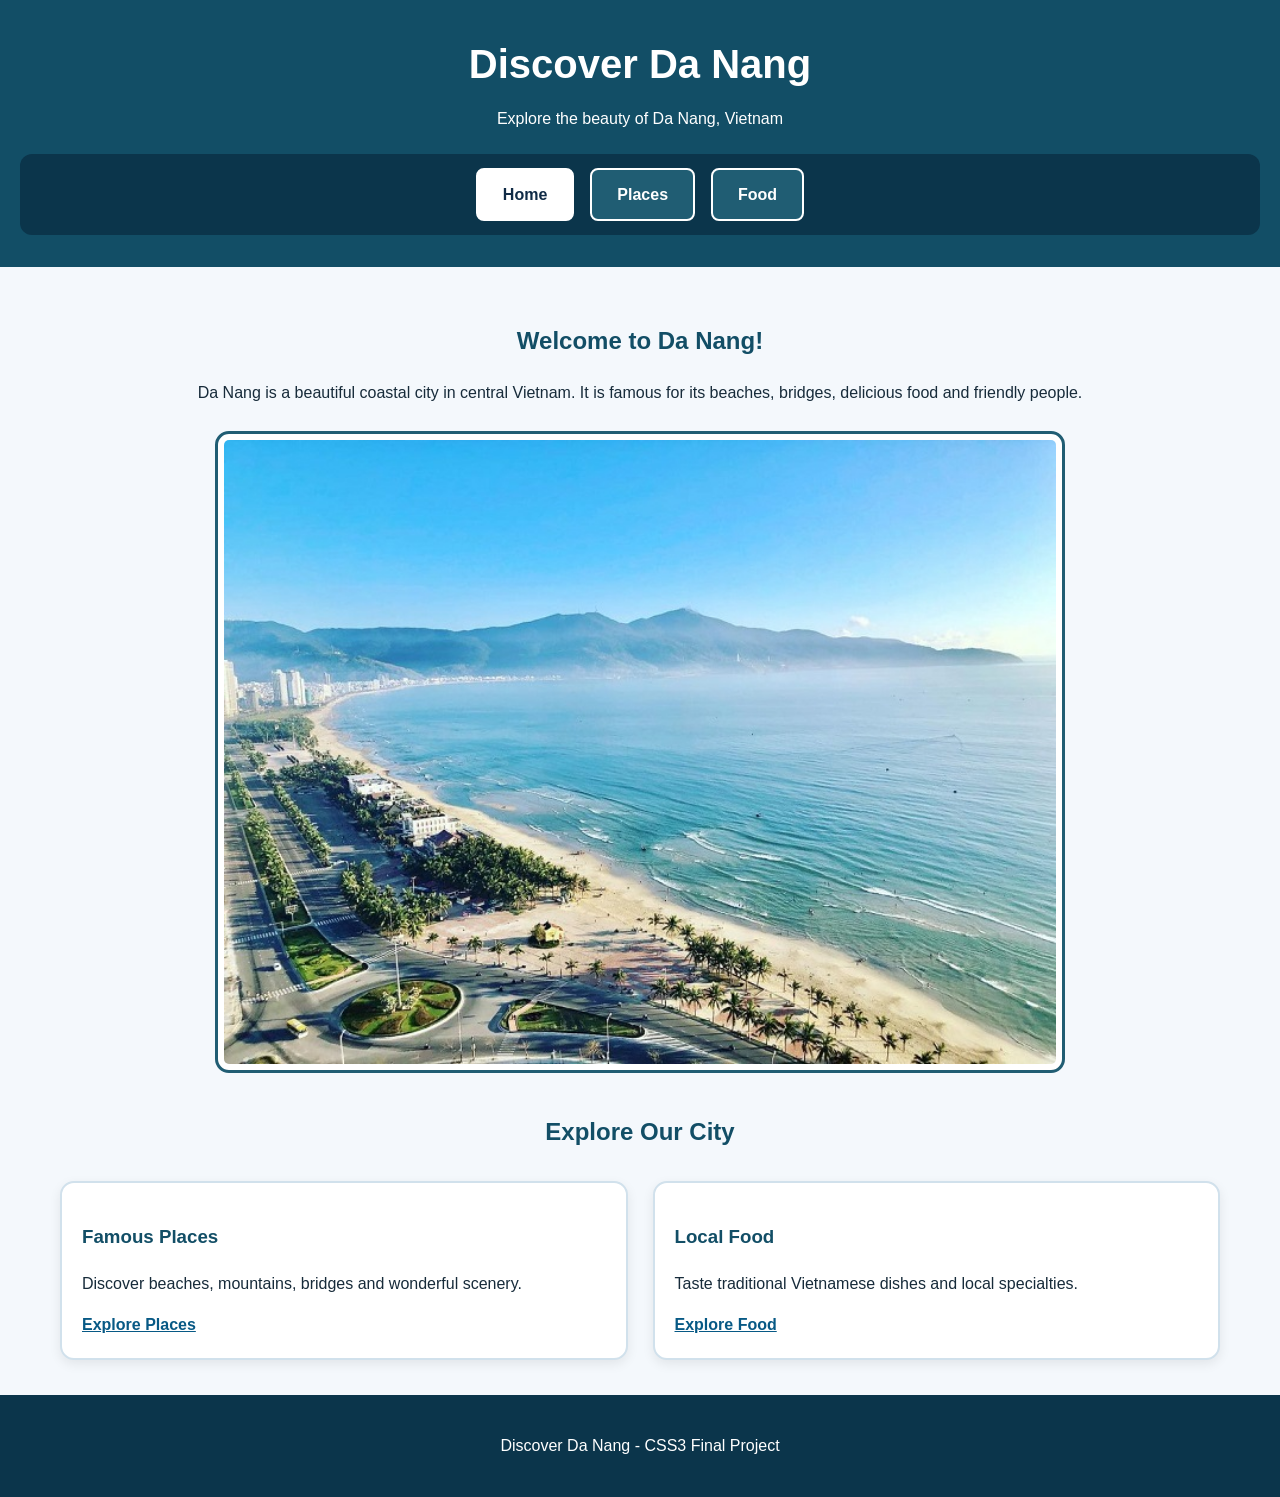
<file: CSS-Final-Project/index.html>
<!DOCTYPE html>
<html lang="en">
<head>
    <meta charset="UTF-8">
    <meta name="viewport" content="width=device-width, initial-scale=1.0">
    <title>Discover Da Nang - Home</title>
    <link rel="stylesheet" href="css/style.css">
</head>
<body>

    <a class="skip-link" href="#main-content">
        Skip to Main Content
    </a>

    <header>
        <h1>Discover Da Nang</h1>
        <p>Explore the beauty of Da Nang, Vietnam</p>

        <nav aria-label="Main navigation">
            <a href="index.html" aria-current="page">Home</a>
            <a href="places.html">Places</a>
            <a href="food.html">Food</a>
        </nav>
    </header>

    <main id="main-content">
        <section class="hero">
            <h2>Welcome to Da Nang!</h2>
            <p>
                Da Nang is a beautiful coastal city in
                central Vietnam. It is famous for its
                beaches, bridges, delicious food and
                friendly people.
            </p>

            <img src="images/danang-beach.jpg"
                 alt="Beautiful beach in Da Nang, Vietnam">
        </section>

        <section>
            <h2>Explore Our City</h2>

            <div class="home-grid">
                <article class="card">
                    <h3>Famous Places</h3>
                    <p>
                        Discover beaches, mountains,
                        bridges and wonderful scenery.
                    </p>
                    <a href="places.html">Explore Places</a>
                </article>

                <article class="card">
                    <h3>Local Food</h3>
                    <p>
                        Taste traditional Vietnamese
                        dishes and local specialties.
                    </p>
                    <a href="food.html">Explore Food</a>
                </article>
            </div>
        </section>
    </main>

    <footer>
        <p>Discover Da Nang - CSS3 Final Project</p>
    </footer>

</body>
</html>
</file>
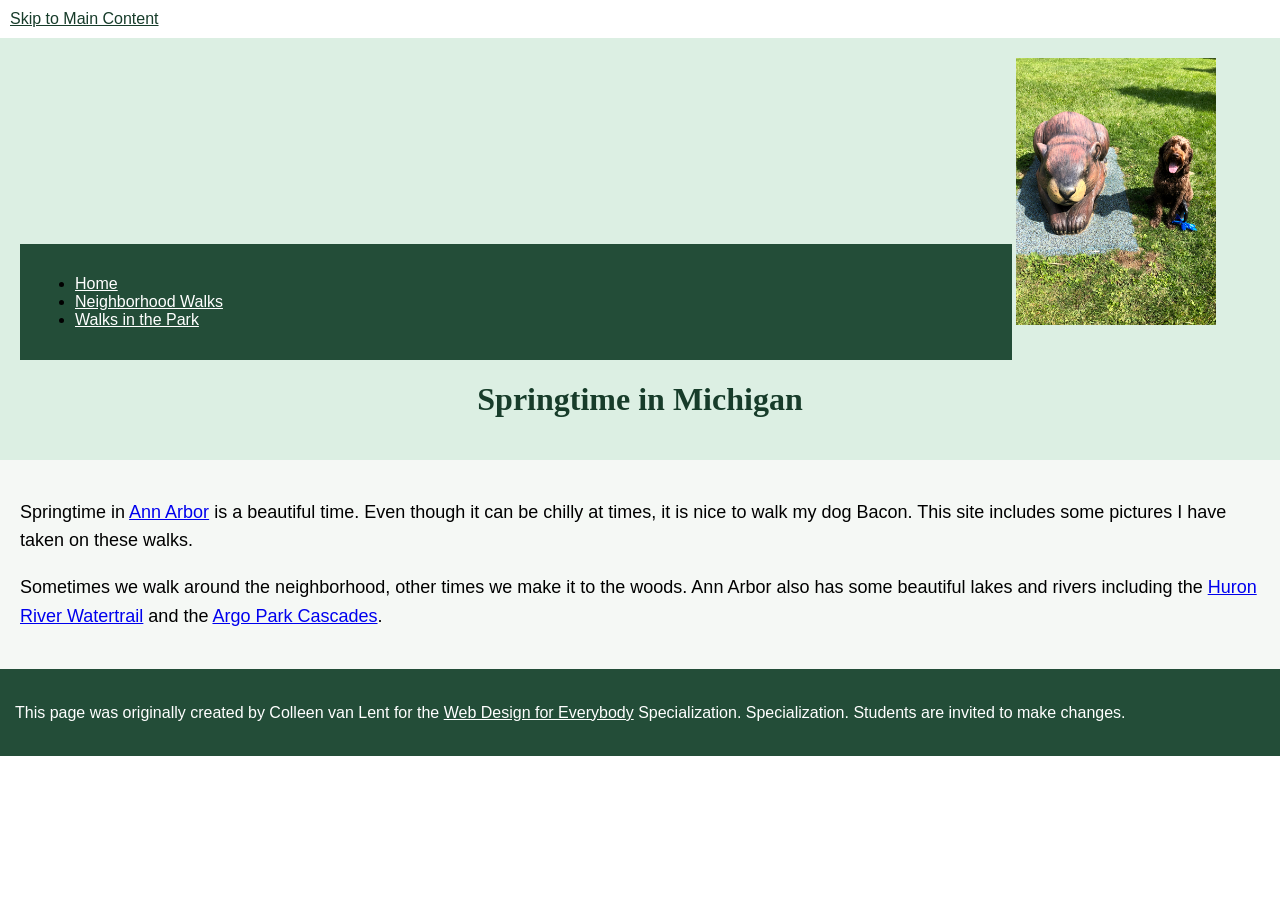
<file: CSS-week2-HW2/index.html>
<!DOCTYPE html>
<html lang="en">

<head>
  <meta charset="utf-8">
  <meta name="viewport" content="width=device-width">
  <title>Springtime In Michigan</title>
  <!-- You will need to link to the CSS file -->
  <link rel="stylesheet" href="css/style.css">
</head>

<body>
  <a href="#main-content">Skip to Main Content</a>
  <header>
    <nav>
      <ul>
        <li><a href="index.html">Home</a></li>
        <li><a href="neighborhood.html">Neighborhood Walks</a></li>
        <li><a href="parks.html">Walks in the Park</a></li>
      </ul>
    </nav>
    <img src="images/BaconGallupPark.jpg" width="200" alt="Brown Labradoodle sitting next to a statue.">
    <h1>Springtime in Michigan</h1>
  </header>
  <main id="main-content">
    <p>Springtime in <a href="https://www.michigan.org/city/ann-arbor">Ann Arbor</a> is a beautiful time. Even though
      it can be chilly at times, it is nice to walk my dog Bacon. This site includes some pictures I have taken on
      these walks. </p>

    <p>Sometimes we walk around the neighborhood, other times we make it to the woods. Ann Arbor also has some
      beautiful lakes and rivers including the <a
        href="https://www.annarbor.org/things-to-do/recreation-outdoors/huron-river/">Huron River Watertrail</a> and
      the <a href="https://www.a2gov.org/departments/Parks-Recreation/parks-places/argo/pages/default.aspx">Argo Park
        Cascades</a>.</p>

  </main>
  <footer>
    <p>This page was originally created by Colleen van Lent for the <a
        href="https://www.coursera.org/specializations/web-design"> Web Design for Everybody</a> Specialization.
      Specialization. Students are invited to make changes.</p>
  </footer>

</body>

</html>
</file>
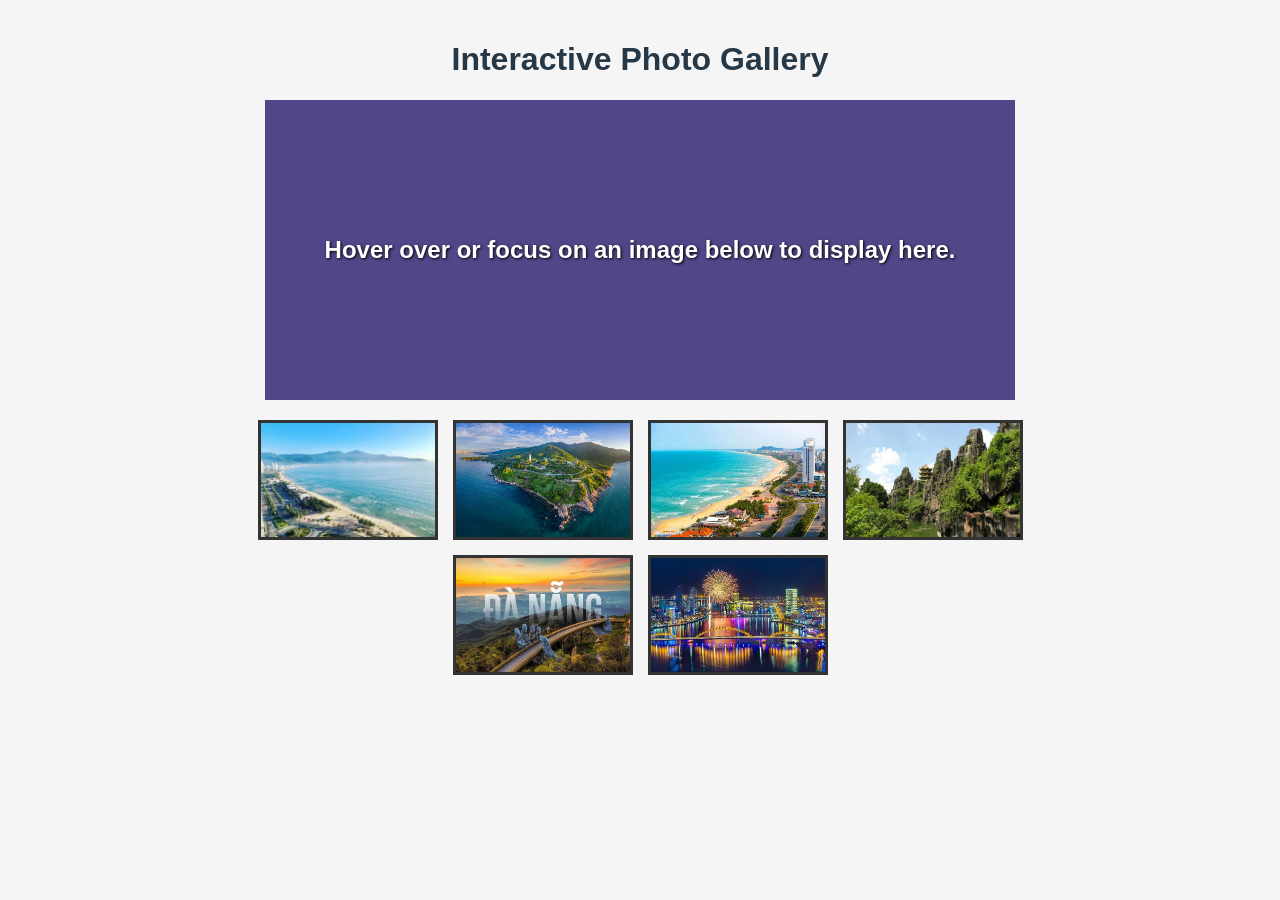
<file: JS-Accessible-Photo-Gallery/index.html>
<!DOCTYPE html>
<html lang="en">

<head>
    <meta charset="UTF-8">
    <meta name="viewport"
          content="width=device-width, initial-scale=1.0">

    <title>Accessible Interactive Photo Gallery</title>

    <link rel="stylesheet" href="style.css">
    <script src="script.js" defer></script>
</head>

<body onload="addTabFocus()">

    <main>
        <h1>Interactive Photo Gallery</h1>

        <div id="image" aria-live="polite">
            Hover over or focus on an image below to display here.
        </div>

        <div class="gallery">

            <img src="images/photo1.jpg"
                 alt="Green forest with sunlight"
                 onmouseover="upDate(this)"
                 onmouseleave="unDo()"
                 onfocus="upDate(this)"
                 onblur="unDo()">

            <img src="images/photo2.jpg"
                 alt="Waterfall surrounded by trees"
                 onmouseover="upDate(this)"
                 onmouseleave="unDo()"
                 onfocus="upDate(this)"
                 onblur="unDo()">

            <img src="images/photo3.jpg"
                 alt="Mountain range at sunrise"
                 onmouseover="upDate(this)"
                 onmouseleave="unDo()"
                 onfocus="upDate(this)"
                 onblur="unDo()">

            <img src="images/photo4.jpg"
                 alt="Blue ocean and sandy beach"
                 onmouseover="upDate(this)"
                 onmouseleave="unDo()"
                 onfocus="upDate(this)"
                 onblur="unDo()">

            <img src="images/photo5.jpg"
                 alt="Lake reflecting the mountains"
                 onmouseover="upDate(this)"
                 onmouseleave="unDo()"
                 onfocus="upDate(this)"
                 onblur="unDo()">

            <img src="images/photo6.jpg"
                 alt="Colorful flowers in a garden"
                 onmouseover="upDate(this)"
                 onmouseleave="unDo()"
                 onfocus="upDate(this)"
                 onblur="unDo()">

        </div>
    </main>

</body>
</html>
</file>
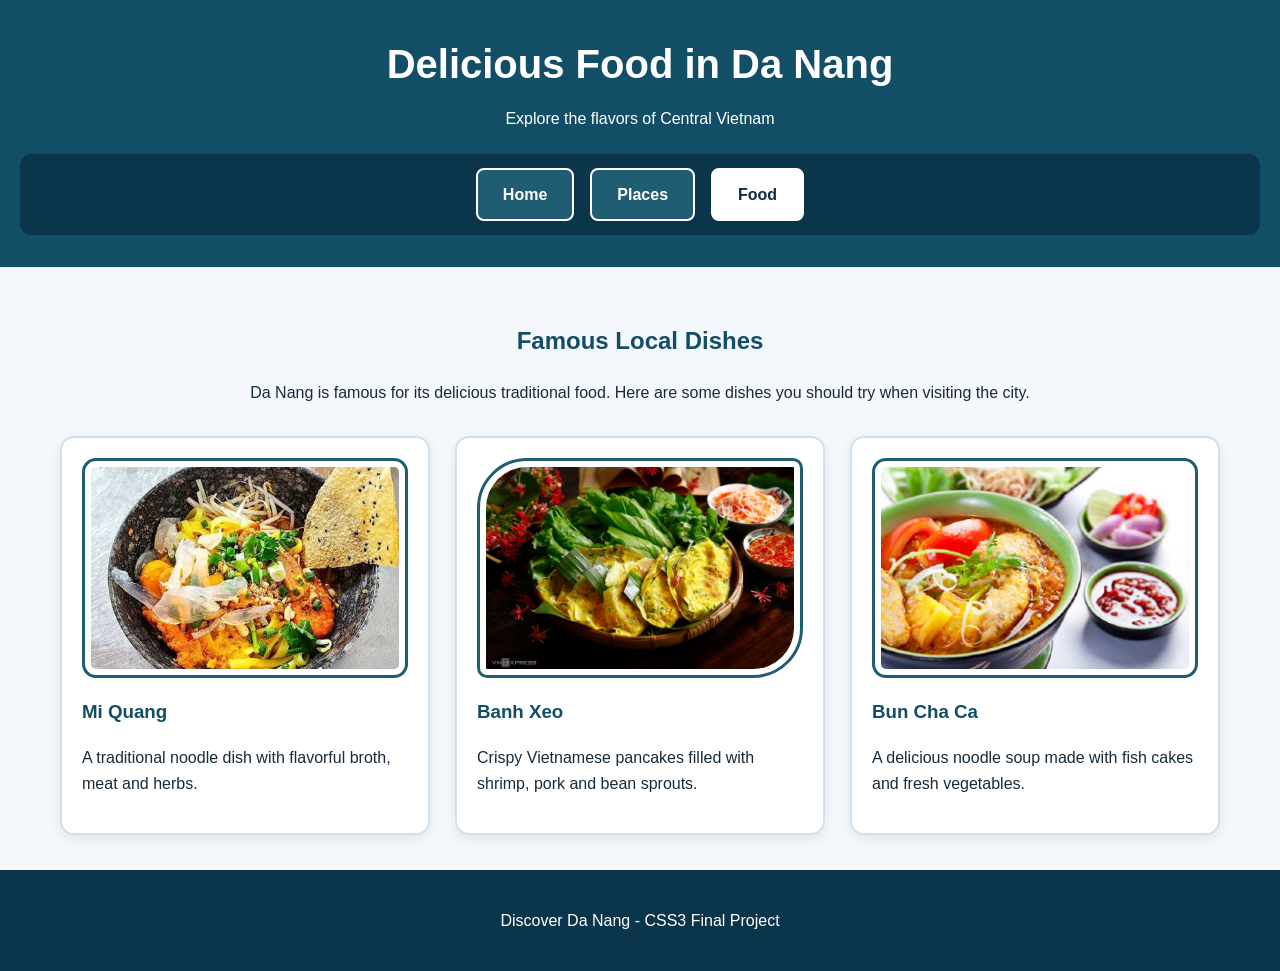
<file: CSS-Final-Project/food.html>
<!DOCTYPE html>
<html lang="en">
<head>
    <meta charset="UTF-8">
    <meta name="viewport" content="width=device-width, initial-scale=1.0">
    <title>Local Food - Discover Da Nang</title>
    <link rel="stylesheet" href="css/style.css">
</head>
<body>

    <a class="skip-link" href="#main-content">
        Skip to Main Content
    </a>

    <header>
        <h1>Delicious Food in Da Nang</h1>
        <p>Explore the flavors of Central Vietnam</p>

        <nav aria-label="Main navigation">
            <a href="index.html">Home</a>
            <a href="places.html">Places</a>
            <a href="food.html" aria-current="page">Food</a>
        </nav>
    </header>

    <main id="main-content">
        <h2>Famous Local Dishes</h2>
        <p>
            Da Nang is famous for its delicious
            traditional food. Here are some dishes
            you should try when visiting the city.
        </p>

        <div class="food-flex">

            <article class="card">
                <img src="images/mi-quang.jpg"
                     alt="Mi Quang noodles with shrimp and herbs">
                <h3>Mi Quang</h3>
                <p>
                    A traditional noodle dish with
                    flavorful broth, meat and herbs.
                </p>
            </article>

            <article class="card">
                <img src="images/banh-xeo.jpg"
                     alt="Vietnamese crispy pancakes with vegetables">
                <h3>Banh Xeo</h3>
                <p>
                    Crispy Vietnamese pancakes filled
                    with shrimp, pork and bean sprouts.
                </p>
            </article>

            <article class="card">
                <img src="images/bun-cha-ca.jpg"
                     alt="Fish cake noodle soup">
                <h3>Bun Cha Ca</h3>
                <p>
                    A delicious noodle soup made with
                    fish cakes and fresh vegetables.
                </p>
            </article>

        </div>
    </main>

    <footer>
        <p>Discover Da Nang - CSS3 Final Project</p>
    </footer>

</body>
</html>
</file>
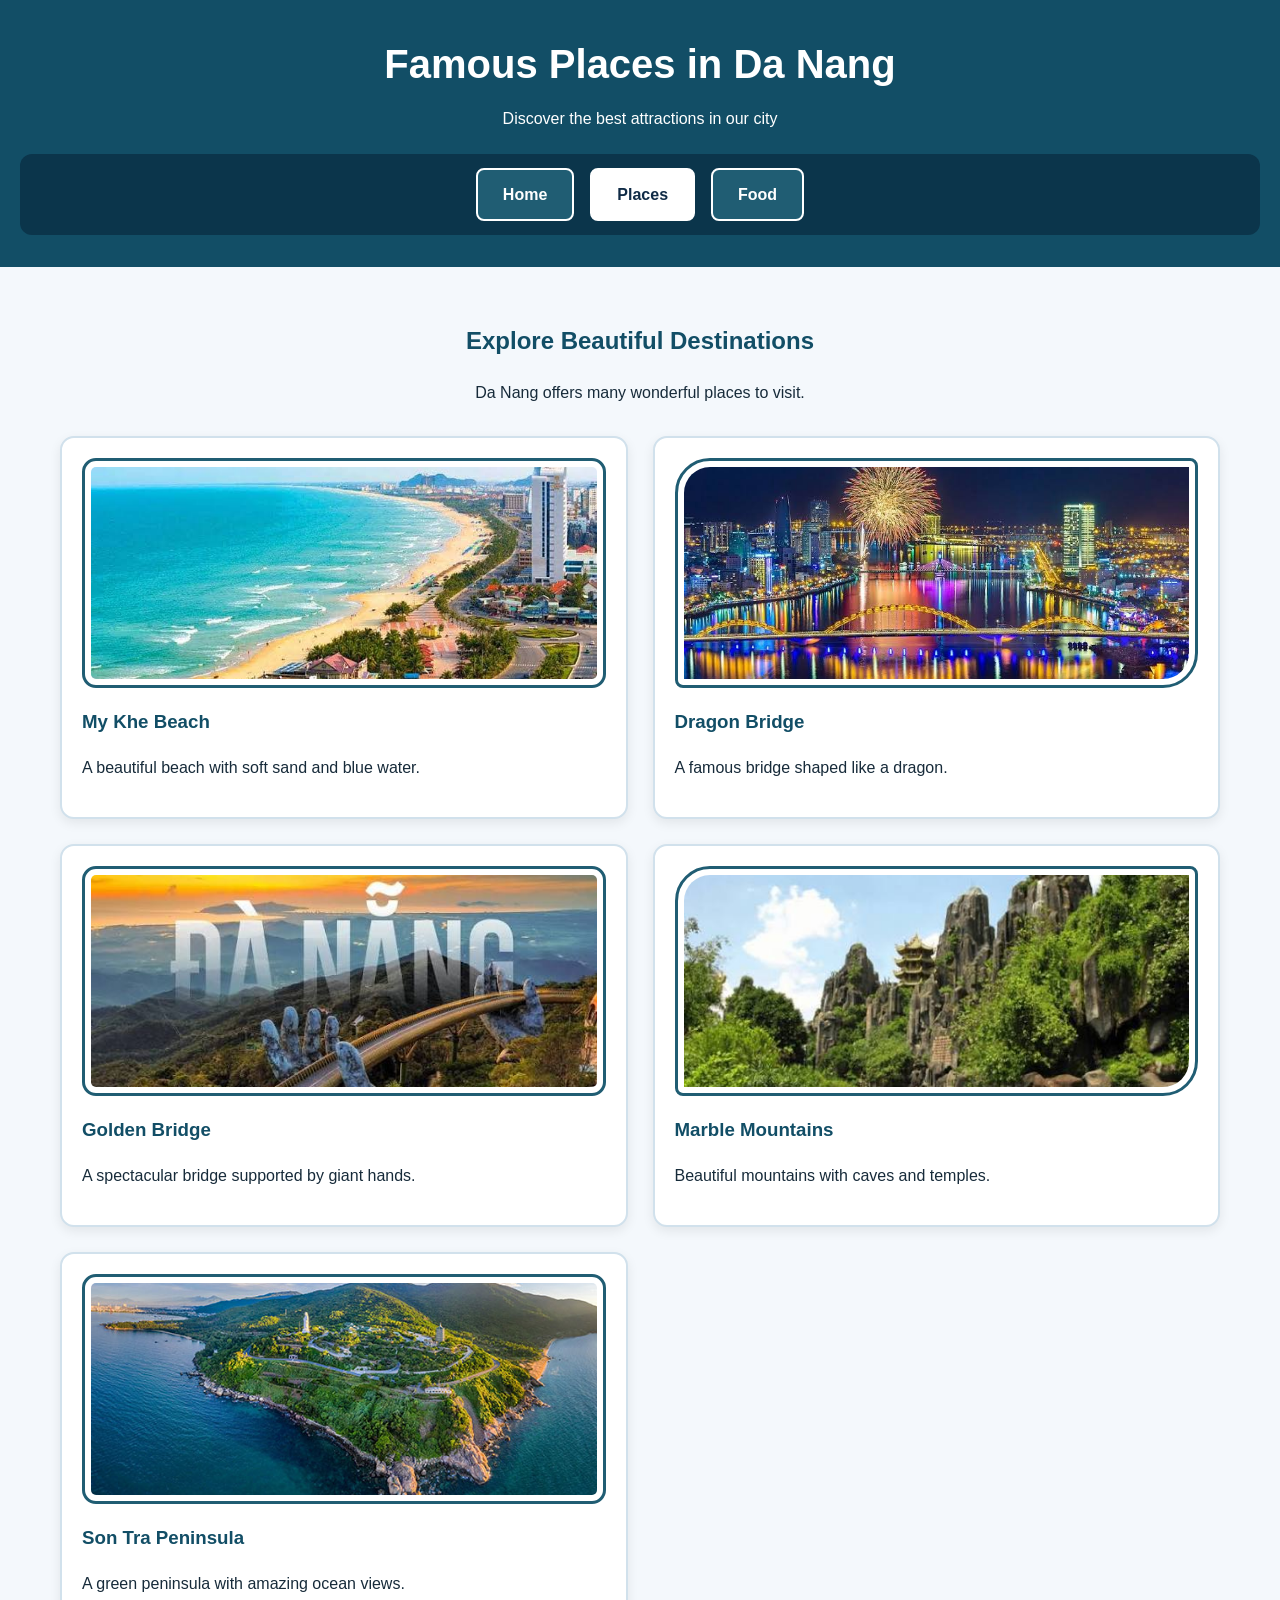
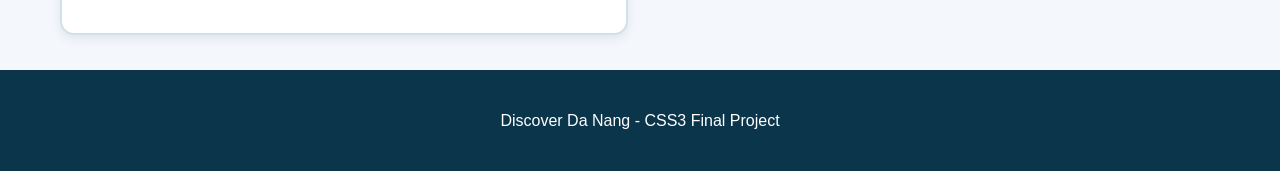
<file: CSS-Final-Project/places.html>
<!DOCTYPE html>
<html lang="en">
<head>
    <meta charset="UTF-8">
    <meta name="viewport" content="width=device-width, initial-scale=1.0">
    <title>Famous Places - Discover Da Nang</title>
    <link rel="stylesheet" href="css/style.css">
</head>
<body>

    <a class="skip-link" href="#main-content">
        Skip to Main Content
    </a>

    <header>
        <h1>Famous Places in Da Nang</h1>
        <p>Discover the best attractions in our city</p>

        <nav aria-label="Main navigation">
            <a href="index.html">Home</a>
            <a href="places.html" aria-current="page">Places</a>
            <a href="food.html">Food</a>
        </nav>
    </header>

    <main id="main-content">
        <h2>Explore Beautiful Destinations</h2>
        <p>Da Nang offers many wonderful places to visit.</p>

        <div class="places-grid">

            <article class="card">
                <img src="images/my-khe-beach.jpg"
                     alt="My Khe Beach in Da Nang">
                <h3>My Khe Beach</h3>
                <p>A beautiful beach with soft sand and blue water.</p>
            </article>

            <article class="card">
                <img src="images/dragon-bridge.jpg"
                     alt="Dragon Bridge in Da Nang">
                <h3>Dragon Bridge</h3>
                <p>A famous bridge shaped like a dragon.</p>
            </article>

            <article class="card">
                <img src="images/golden-bridge.jpg"
                     alt="Golden Bridge at Ba Na Hills">
                <h3>Golden Bridge</h3>
                <p>A spectacular bridge supported by giant hands.</p>
            </article>

            <article class="card">
                <img src="images/marble-mountains.jpg"
                     alt="Marble Mountains in Da Nang">
                <h3>Marble Mountains</h3>
                <p>Beautiful mountains with caves and temples.</p>
            </article>

            <article class="card">
                <img src="images/son-tra.jpg"
                     alt="Son Tra Peninsula in Da Nang">
                <h3>Son Tra Peninsula</h3>
                <p>A green peninsula with amazing ocean views.</p>
            </article>

        </div>
    </main>

    <footer>
        <p>Discover Da Nang - CSS3 Final Project</p>
    </footer>

</body>
</html>
</file>
<file: CSS-Final-Project/css/style.css>
/* General styles */
* {
    box-sizing: border-box;
}

body {
    margin: 0;
    font-family: Arial, sans-serif;
    font-size: 16px;
    line-height: 1.6;
    background-color: #f4f8fc;
    color: #172b3a;
}

/* Skip link: visible only when focused */
.skip-link {
    position: absolute;
    left: -10000px;
    top: auto;
    width: 1px;
    height: 1px;
    overflow: hidden;
}

.skip-link:focus {
    position: fixed;
    left: 15px;
    top: 15px;
    width: auto;
    height: auto;
    padding: 12px 18px;
    background-color: #ffffff;
    color: #102b46;
    border: 3px solid #102b46;
    border-radius: 8px;
    z-index: 1000;
}

/* Header */
header {
    background-color: #124e66;
    color: white;
    text-align: center;
    padding: 32px 20px;
}

header h1 {
    margin: 0;
    font-size: 2.5rem;
}

header p {
    margin: 10px 0 22px;
}

/* Navigation with Flexbox */
nav {
    display: flex;
    flex-wrap: wrap;
    justify-content: center;
    gap: 16px;
    background-color: #0b354b;
    border-radius: 12px;
    padding: 14px;
}

nav a {
    display: inline-block;
    color: #ffffff;
    background-color: #205d73;
    padding: 12px 25px;
    border: 2px solid #ffffff;
    border-radius: 8px;
    text-decoration: none;
    font-weight: bold;
    transition: background-color 0.3s,
                transform 0.3s;
}

/* Hover and keyboard focus */
nav a:hover,
nav a:focus-visible {
    background-color: #ffffff;
    color: #102b46;
    transform: translateY(-4px);
}

nav a[aria-current="page"] {
    background-color: #ffffff;
    color: #102b46;
}

/* Main layout */
main {
    max-width: 1200px;
    margin: 0 auto;
    padding: 35px 20px;
}

h2 {
    color: #124e66;
    text-align: center;
}

main > p {
    text-align: center;
}

/* Image box model */
img {
    display: block;
    max-width: 100%;
    height: auto;
    border: 3px solid #205d73;
    padding: 6px;
    border-radius: 14px;
    background-color: #ffffff;
}

/* Hero section */
.hero {
    text-align: center;
    margin-bottom: 40px;
}

.hero img {
    width: 100%;
    max-width: 850px;
    margin: 25px auto;
}

/* CSS Grid */
.home-grid,
.places-grid {
    display: grid;
    grid-template-columns: repeat(2, minmax(0, 1fr));
    gap: 25px;
    margin-top: 30px;
}

/* Cards */
.card {
    background-color: #ffffff;
    padding: 20px;
    border: 2px solid #d1e1ec;
    border-radius: 14px;
    box-shadow: 0 4px 12px rgba(0, 0, 0, 0.08);
}

.card h3 {
    color: #124e66;
}

.card a {
    color: #075985;
    font-weight: bold;
}

/* Hover effects */
.card {
    transition: transform 0.3s,
                box-shadow 0.3s;
}

.card:hover {
    transform: translateY(-6px);
    box-shadow: 0 8px 20px rgba(0, 0, 0, 0.15);
}

/* Grid images */
.places-grid img {
    width: 100%;
    height: 230px;
    object-fit: cover;
}

/* nth-child selector */
.places-grid .card:nth-child(even) img {
    border-radius: 35px 8px 35px 8px;
}

/* Flexbox food gallery */
.food-flex {
    display: flex;
    flex-wrap: wrap;
    justify-content: center;
    gap: 25px;
    margin-top: 30px;
}

.food-flex .card {
    flex: 1 1 280px;
    max-width: 370px;
}

.food-flex img {
    width: 100%;
    height: 220px;
    object-fit: cover;
}

/* Alternate styles */
.food-flex .card:nth-child(even) img {
    border-radius: 50px 10px;
}

/* Footer */
footer {
    background-color: #0b354b;
    color: white;
    text-align: center;
    padding: 22px;
}

/* Responsive design */
@media (max-width: 650px) {
    .home-grid,
    .places-grid {
        grid-template-columns: 1fr;
    }

    header h1 {
        font-size: 2rem;
    }

    nav {
        gap: 10px;
    }

    nav a {
        padding: 10px 16px;
    }
}
</file>
<file: CSS-week2-HW2/css/style.css>
body {
    font-family: Arial, sans-serif;
    font-size: 16px;
    margin: 0;
}

header {
    background-color: #dcefe3;
    padding: 20px;
}

nav {
    display: inline-block;
    width: 80%;
    background-color: #234d38;
    padding: 15px;
    box-sizing: border-box;
}

/* CSS li cũ được comment lại */
/*
li {
    display: inline-block;
    width: 30%;
}
*/

nav img {
    width: 10%;
    height: auto;
}

main {
    background-color: #f5f8f5;
    font-size: 18px;
    padding: 20px;
}

footer {
    background-color: #234d38;
    color: white;
    padding: 15px;
}

h1 {
    text-align: center;
    font-family: Georgia, serif;
    color: #173c2a;
}

p {
    line-height: 1.6;
}

nav a,
footer a {
    color: white;
}

/* Grid - Neighborhood */
.grid {
    display: grid;
    grid-template-columns: 40% 40%;
    justify-content: space-around;
    align-items: center;
    row-gap: 20px;
}

.grid img {
    width: 100%;
    height: auto;
}

/* Flexbox - Parks */
.flex {
    display: flex;
    flex-wrap: wrap;
    justify-content: space-around;
    gap: 15px;
}

/* Skip to Main Content */
a[href="#main-content"] {
    display: inline-block;
    padding: 10px;
    background-color: white;
    color: #173c2a;
}

a[href="#main-content"]:focus {
    outline: 3px solid #173c2a;
}
</file>
<file: JS-Accessible-Photo-Gallery/style.css>
* {
    box-sizing: border-box;
}

body {
    font-family: Arial, sans-serif;
    margin: 0;
    padding: 20px;
    text-align: center;
    background-color: #f5f5f5;
}

h1 {
    color: #263746;
}

#image {
    width: 100%;
    max-width: 750px;
    min-height: 300px;
    margin: 20px auto;
    padding: 20px;

    background-color: #514788;
    background-size: cover;
    background-position: center;
    background-repeat: no-repeat;

    display: flex;
    align-items: center;
    justify-content: center;

    color: white;
    font-size: 24px;
    font-weight: bold;
    text-shadow: 1px 1px 3px black;
}

.gallery {
    display: flex;
    flex-wrap: wrap;
    justify-content: center;
    gap: 15px;
    max-width: 900px;
    margin: auto;
}

.gallery img {
    width: 180px;
    height: 120px;
    object-fit: cover;
    border: 3px solid #333;
    cursor: pointer;
}

.gallery img:hover,
.gallery img:focus {
    outline: 4px solid orange;
    outline-offset: 3px;
}

@media (max-width: 767px) {
    #image {
        min-height: 220px;
        font-size: 18px;
    }

    .gallery img {
        width: 140px;
        height: 100px;
    }
}
</file>
